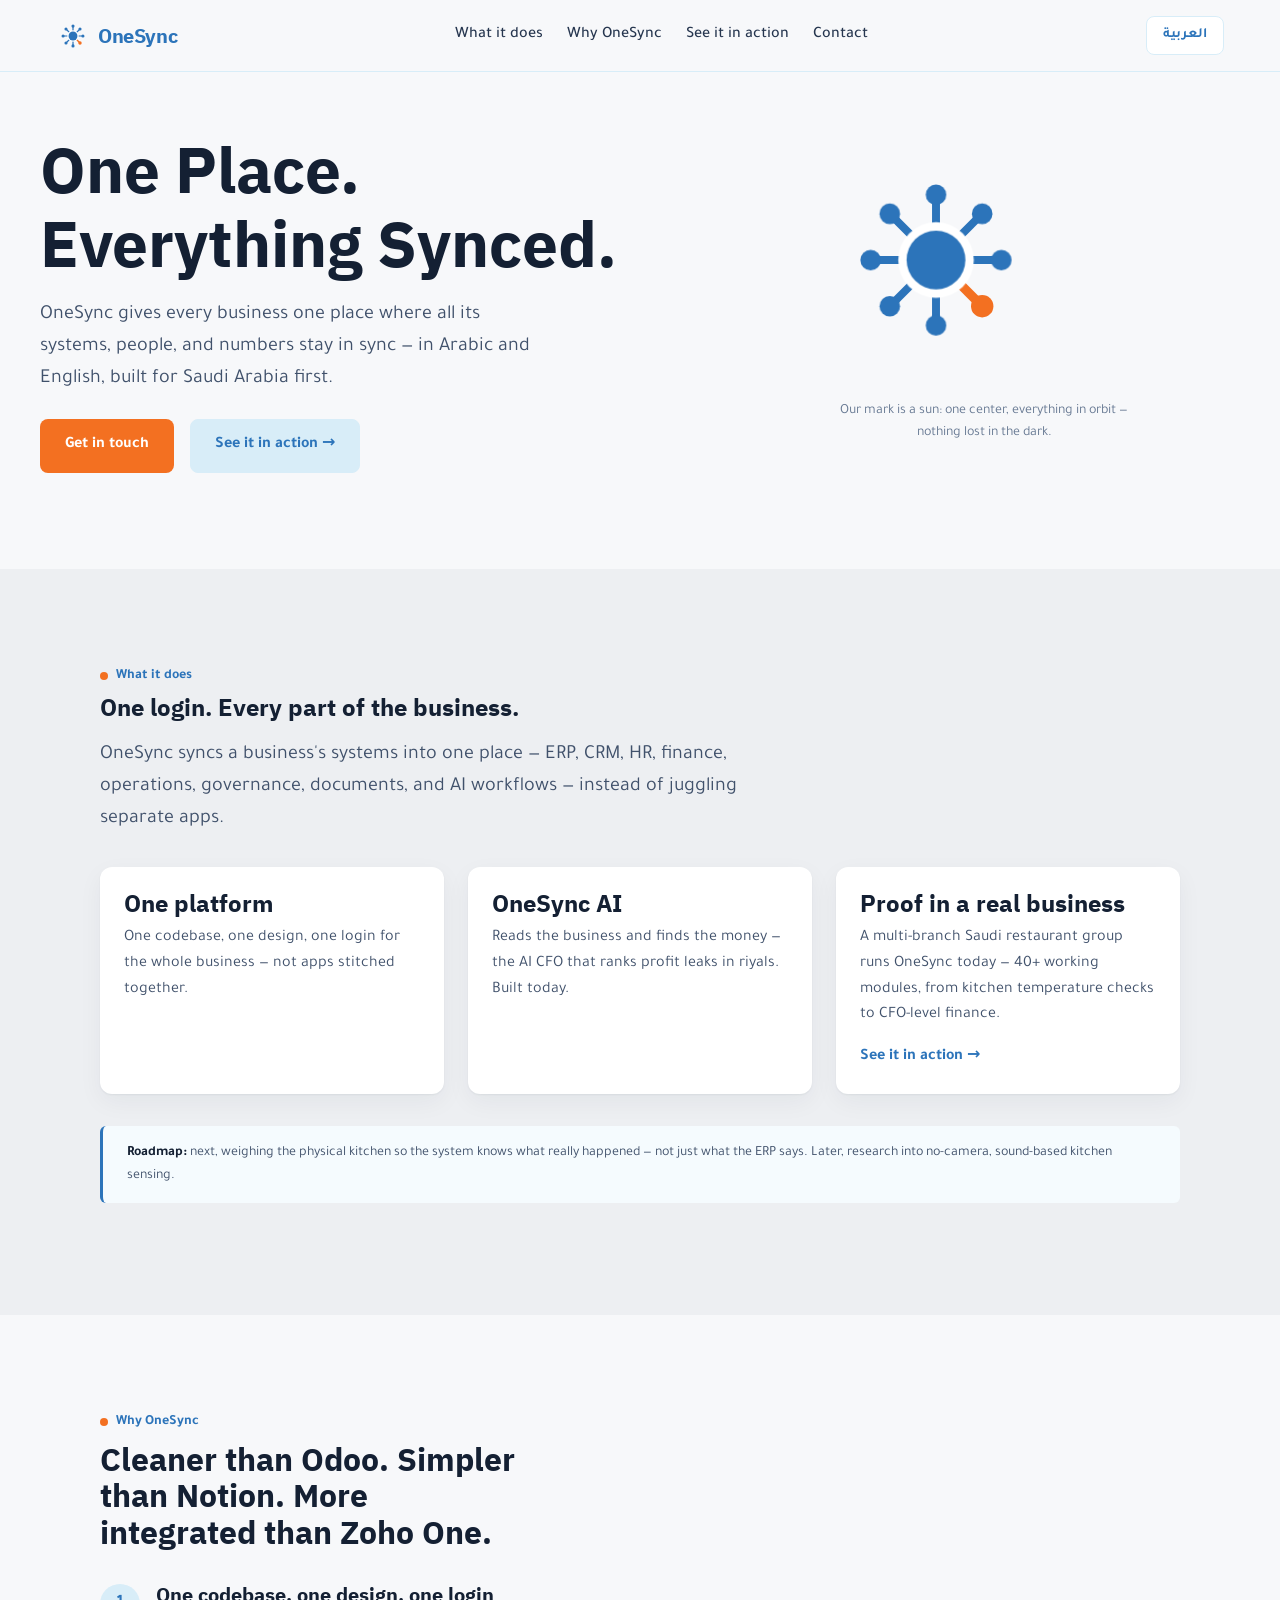
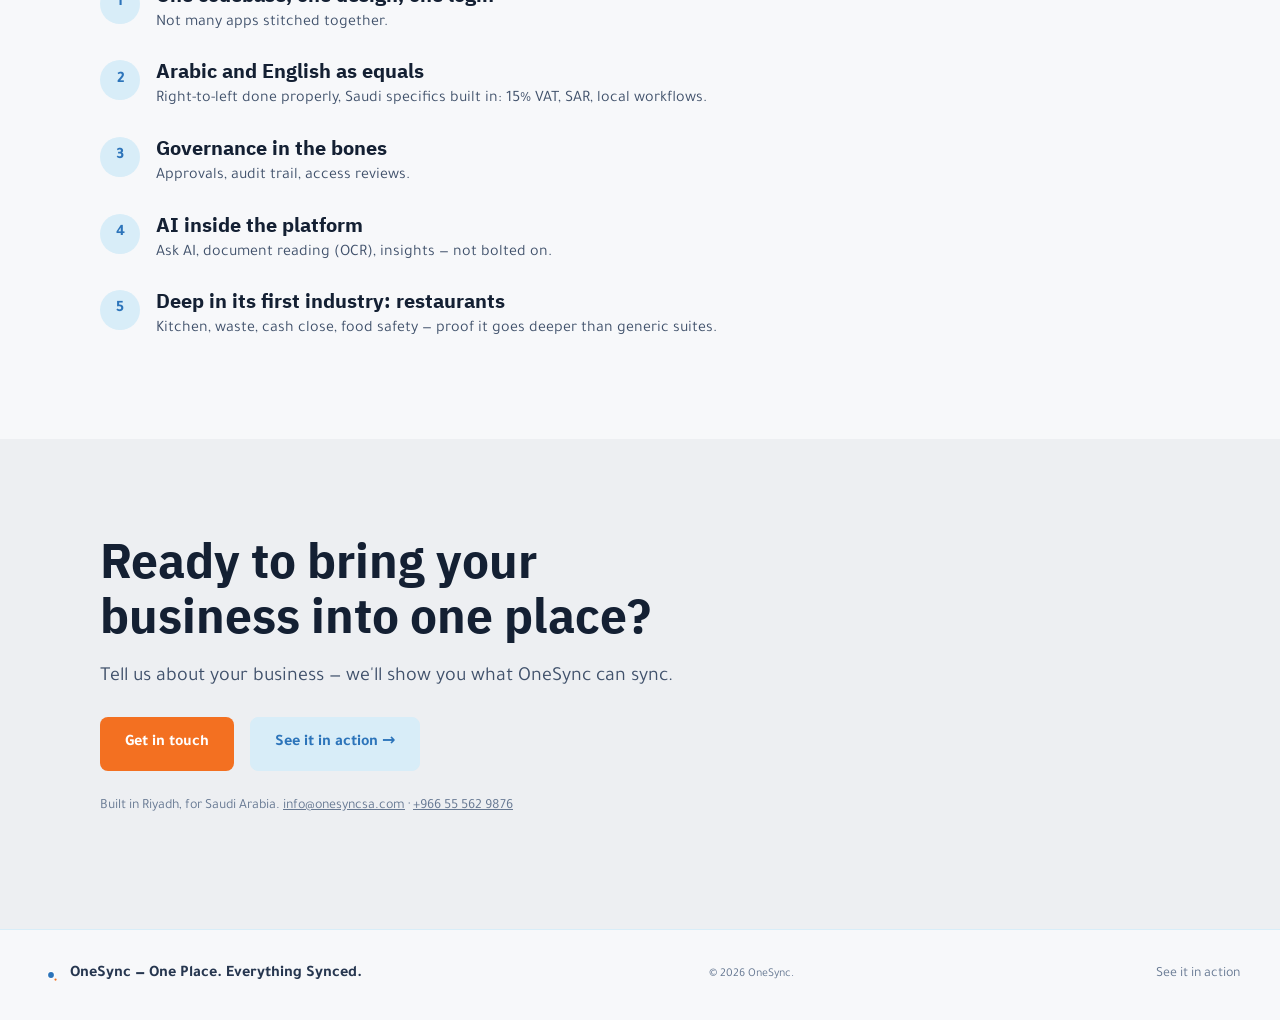
<file: index.html>
<!doctype html>
<html lang="en" dir="ltr">
<head>
<meta charset="utf-8">
<meta name="viewport" content="width=device-width, initial-scale=1">
<title>OneSync — One Place. Everything Synced.</title>
<meta name="description" content="OneSync gives every business one place where all its systems, people, and numbers stay in sync — in Arabic and English, built for Saudi Arabia first.">
<meta name="theme-color" content="#2C74BA">
<link rel="icon" type="image/svg+xml" href="data:image/svg+xml,%3Csvg xmlns='http://www.w3.org/2000/svg' viewBox='0 0 96 96'%3E%3Ccircle cx='48' cy='48' r='46' fill='%232C74BA'/%3E%3Ccircle cx='48' cy='48' r='17' fill='%23fff'/%3E%3Ccircle cx='48' cy='48' r='13' fill='%232C74BA'/%3E%3Ccircle cx='67.8' cy='67.8' r='6.5' fill='%23F37021'/%3E%3C/svg%3E">
<meta property="og:title" content="OneSync — One Place. Everything Synced.">
<meta property="og:description" content="One place where all of a business's systems, people, and numbers stay in sync — in Arabic and English, built for Saudi Arabia first.">
<meta property="og:image" content="https://onesyncsa.com/brand/og-image.png">
<meta property="og:image:width" content="1200">
<meta property="og:image:height" content="630">
<meta property="og:image:type" content="image/png">
<meta name="twitter:card" content="summary_large_image">
<meta name="twitter:image" content="https://onesyncsa.com/brand/og-image.png">
<meta property="og:url" content="https://onesyncsa.com/">
<meta property="og:type" content="website">
<link rel="preconnect" href="https://fonts.googleapis.com">
<link rel="preconnect" href="https://fonts.gstatic.com" crossorigin>
<link href="https://fonts.googleapis.com/css2?family=IBM+Plex+Sans+Arabic:wght@400;500;600;700&family=Tajawal:wght@400;500;700&display=swap" rel="stylesheet">
<style>
  /* ============================================================
     OneSync Design Tokens — copied from brand_atomic_system/agent/
     visual/colors_and_type.css (current production source of truth,
     2026-08-11 guideline + 2026-08-21 font-pair update). Inlined here
     because this page is self-contained by design.
     ============================================================ */
  :root {
    --color-primary: #2C74BA;
    --color-primary-hover: #235C95;
    --color-action: #F37021;
    --color-action-hover: #B9470A;

    --color-text-primary: #142033;
    --color-text-secondary: #26364f;
    --color-text-support: #40516b;
    --color-text-muted: #667892;

    --color-bg-card: #ffffff;
    --color-bg: #F7F8FA;
    --color-bg-app: #EDEFF2;
    --tint-1: #D8EDF8;
    --tint-2: #E8F3F9;
    --tint-3: #F5FBFE;

    /* Headings/display use IBM Plex Sans Arabic per the current fonts.yaml
       ("Headings, display and Arabic"); body uses Tajawal. Both carry Latin
       and Arabic glyphs, so one pair serves both languages equally. */
    --font-display: "IBM Plex Sans Arabic", system-ui, -apple-system, sans-serif;
    --font-body: "Tajawal", system-ui, -apple-system, sans-serif;

    /* Type scale (px): 12, 14, 16, 20, 24, 32, 48, 64 — no sizes outside this scale. */
    --text-xs: 12px;
    --text-sm: 14px;
    --text-base: 16px;
    --text-lg: 20px;
    --text-xl: 24px;
    --text-2xl: 32px;
    --text-3xl: 48px;
    --text-4xl: 64px;

    --space-1: 8px;
    --space-2: 16px;
    --space-3: 24px;
    --space-4: 32px;
    --space-5: 48px;
    --space-6: 64px;
    --space-7: 96px;

    --radius-sm: 6px;
    --radius-md: 8px;
    --radius-lg: 12px;

    /* Motion tokens — brand_atomic_system/agent/visual/motion/motion.css */
    --motion-quick: 150ms;
    --motion-standard: 200ms;
    --motion-intro: 600ms;
    --ease-standard: cubic-bezier(0.2, 0, 0, 1);
    --ease-enter: cubic-bezier(0, 0, 0.2, 1);
  }

  @media (prefers-reduced-motion: reduce) {
    :root { --motion-quick: 0ms; --motion-standard: 0ms; --motion-intro: 0ms; }
  }

  * { box-sizing: border-box; }
  html { scroll-behavior: smooth; }
  @media (prefers-reduced-motion: reduce) { html { scroll-behavior: auto; } }

  body {
    margin: 0;
    background: var(--color-bg);
    color: var(--color-text-primary);
    font-family: var(--font-body);
    font-size: var(--text-base);
    line-height: 1.6;
    -webkit-font-smoothing: antialiased;
  }

  h1, h2, h3 { font-family: var(--font-display); font-weight: 700; line-height: 1.15; margin: 0 0 var(--space-2); color: var(--color-text-primary); }
  p { margin: 0 0 var(--space-2); color: var(--color-text-support); }
  a { color: var(--color-primary); }

  img, svg { max-width: 100%; }

  .skip-link {
    position: absolute; left: -9999px; top: 0; z-index: 1000;
    background: var(--color-primary); color: #fff; padding: var(--space-1) var(--space-2);
    border-radius: 0 0 var(--radius-sm) 0;
  }
  .skip-link:focus { left: 0; }

  :focus-visible { outline: 2px solid var(--color-primary); outline-offset: 2px; }

  /* ---------- Language blocks ---------- */
  .lang-ar { display: none; font-family: var(--font-body); }
  body[data-lang="ar"] .lang-en { display: none; }
  body[data-lang="ar"] .lang-ar { display: block; }
  .lang-ar h1, .lang-ar h2, .lang-ar h3 { font-family: var(--font-display); }

  /* ---------- Layout helpers ---------- */
  .section { padding: var(--space-7) var(--space-2); }
  .band { background: var(--color-bg-app); }
  .section-inner { max-width: 1080px; margin: 0 auto; }
  .eyebrow {
    display: inline-flex; align-items: center; gap: var(--space-1);
    color: var(--color-primary); font-weight: 600; font-size: var(--text-sm);
    margin: 0 0 var(--space-1);
  }
  .eyebrow::before { content: ""; width: 8px; height: 8px; border-radius: 999px; background: var(--color-action); flex: none; }
  .lang-ar .eyebrow::before { order: 2; }

  /* ---------- Header ---------- */
  .site-header {
    position: sticky; top: 0; z-index: 100;
    background: rgba(247, 248, 250, 0.92); backdrop-filter: blur(8px);
    border-bottom: 1px solid var(--tint-1);
  }
  .header-inner {
    max-width: 1200px; margin: 0 auto; padding: var(--space-2);
    display: flex; align-items: center; justify-content: space-between; gap: var(--space-3);
  }
  .logo-lockup { display: flex; align-items: center; gap: var(--space-1); text-decoration: none; flex: none; }
  .logo-lockup .mark { width: 34px; height: 34px; }
  .logo-lockup .wordmark {
    font-family: var(--font-display); font-weight: 700; font-size: var(--text-lg);
    color: var(--color-primary); letter-spacing: -0.02em;
  }
  .primary-nav { display: flex; gap: var(--space-3); flex: 1; justify-content: center; }
  .primary-nav a { color: var(--color-text-secondary); text-decoration: none; font-weight: 500; font-size: var(--text-base); }
  .primary-nav a:hover { color: var(--color-primary); }
  .header-actions { flex: none; }

  .lang-toggle {
    font-family: var(--font-body); font-weight: 600; font-size: var(--text-sm);
    background: #fff; color: var(--color-primary); border: 1px solid var(--tint-1);
    border-radius: var(--radius-md); padding: 10px 16px; cursor: pointer;
    transition: background var(--motion-quick) var(--ease-standard), border-color var(--motion-quick) var(--ease-standard);
  }
  .lang-toggle:hover { background: var(--tint-3); border-color: var(--color-primary); }

  @media (max-width: 760px) {
    .primary-nav { display: none; }
  }

  /* ---------- Buttons ---------- */
  .btn {
    display: inline-flex; align-items: center; justify-content: center; gap: 8px;
    font-family: var(--font-body); font-weight: 600; font-size: var(--text-base);
    padding: 13px 24px; border-radius: var(--radius-md); text-decoration: none;
    border: 1px solid transparent; cursor: pointer;
    transition: background var(--motion-quick) var(--ease-standard), border-color var(--motion-quick) var(--ease-standard), color var(--motion-quick) var(--ease-standard);
  }
  .btn-action { background: var(--color-action); color: #fff; }
  .btn-action:hover { background: var(--color-action-hover); }
  .btn-quiet { background: var(--tint-1); color: var(--color-primary); border-color: var(--tint-1); }
  .btn-quiet:hover { background: #fff; border-color: var(--color-primary); }
  .cta-row { display: flex; flex-wrap: wrap; gap: var(--space-2); margin-top: var(--space-3); }

  /* ---------- Hero ---------- */
  .hero { padding: var(--space-6) var(--space-2) var(--space-7); }
  .hero-inner {
    max-width: 1200px; margin: 0 auto; display: grid; grid-template-columns: 1.1fr 0.9fr;
    gap: var(--space-6); align-items: center;
  }
  .hero h1 { font-size: var(--text-4xl); }
  .hero .lead { font-size: var(--text-lg); color: var(--color-text-support); max-width: 46ch; }
  .hero-visual { display: flex; justify-content: center; }
  .hero-mark { width: min(70%, 320px); height: auto; }
  .mark-caption { margin-top: var(--space-2); font-size: var(--text-sm); color: var(--color-text-muted); text-align: center; max-width: 320px; }

  @media (max-width: 900px) {
    .hero-inner { grid-template-columns: 1fr; }
    .hero-visual { order: -1; }
    .hero-mark { width: 180px; }
    .hero h1 { font-size: var(--text-3xl); }
  }

  /* Sun-mark intro animation — the ONE decorative animation, per motion.json,
     played once on load: rays draw out, dots settle into orbit. */
  .hero-mark .ray { stroke-dasharray: 40; stroke-dashoffset: 40; animation: ray-out var(--motion-intro) var(--ease-enter) forwards; }
  .hero-mark .ray-action { animation-delay: 80ms; }
  .hero-mark .dot { opacity: 0; transform-box: fill-box; transform-origin: center; transform: scale(.3); animation: dot-in var(--motion-intro) var(--ease-enter) forwards; }
  .hero-mark .dot:nth-of-type(1) { animation-delay: 260ms; }
  .hero-mark .dot:nth-of-type(2) { animation-delay: 310ms; }
  .hero-mark .dot:nth-of-type(3) { animation-delay: 360ms; }
  .hero-mark .dot:nth-of-type(4) { animation-delay: 410ms; }
  .hero-mark .dot:nth-of-type(5) { animation-delay: 460ms; }
  .hero-mark .dot:nth-of-type(6) { animation-delay: 510ms; }
  .hero-mark .dot:nth-of-type(7) { animation-delay: 560ms; }
  .hero-mark .core-outer { opacity: 0; transform-box: fill-box; transform-origin: center; transform: scale(.4); animation: core-in var(--motion-intro) var(--ease-enter) 120ms forwards; }
  .hero-mark .core-inner { opacity: 0; transform-box: fill-box; transform-origin: center; transform: scale(.4); animation: core-in var(--motion-intro) var(--ease-enter) 180ms forwards; }
  @keyframes ray-out { to { stroke-dashoffset: 0; } }
  @keyframes dot-in { to { opacity: 1; transform: scale(1); } }
  @keyframes core-in { to { opacity: 1; transform: scale(1); } }
  @media (prefers-reduced-motion: reduce) {
    .hero-mark .ray, .hero-mark .dot, .hero-mark .core-outer, .hero-mark .core-inner {
      animation: none !important; opacity: 1 !important; stroke-dashoffset: 0 !important; transform: none !important;
    }
  }

  /* ---------- Card grid ---------- */
  .card-grid { display: grid; grid-template-columns: repeat(3, 1fr); gap: var(--space-3); margin-top: var(--space-4); }
  @media (max-width: 900px) { .card-grid { grid-template-columns: 1fr; } }
  .card {
    background: var(--color-bg-card); border-radius: var(--radius-lg); padding: var(--space-3);
    box-shadow: 0 1px 2px rgba(20,32,51,.06), 0 8px 24px rgba(20,32,51,.05);
    display: flex; flex-direction: column;
  }
  .card h3 { font-size: var(--text-xl); margin-bottom: var(--space-1); }
  .card p { margin-bottom: var(--space-2); }
  .card .card-link { font-weight: 600; text-decoration: none; margin-top: auto; }
  .card .card-link:hover { text-decoration: underline; }

  .roadmap-note {
    margin-top: var(--space-4); padding: var(--space-2) var(--space-3);
    background: var(--tint-3); border-inline-start: 3px solid var(--color-primary);
    border-radius: var(--radius-sm); color: var(--color-text-support); font-size: var(--text-sm);
  }
  .roadmap-note strong { color: var(--color-text-primary); }

  /* ---------- Differentiation ---------- */
  .diff-list { list-style: none; margin: var(--space-4) 0 0; padding: 0; display: grid; gap: var(--space-3); }
  .diff-list li { display: grid; grid-template-columns: 40px 1fr; gap: var(--space-2); align-items: start; }
  .diff-num {
    width: 40px; height: 40px; border-radius: 999px; background: var(--tint-1); color: var(--color-primary);
    display: flex; align-items: center; justify-content: center; font-weight: 700; font-size: var(--text-base);
  }
  .diff-list h3 { font-size: var(--text-lg); margin-bottom: 4px; }
  .diff-list p { margin-bottom: 0; }
  .position-line {
    font-size: var(--text-2xl); max-width: 22ch;
  }
  [dir="ltr"] span.embed, [lang="ar"] span.embed { unicode-bidi: isolate; }

  /* ---------- Contact ---------- */
  .cta-section h2 { font-size: var(--text-3xl); max-width: 20ch; }
  .contact-meta { margin-top: var(--space-3); font-size: var(--text-sm); color: var(--color-text-muted); }
  .contact-meta a { color: var(--color-text-muted); text-decoration: underline; }

  /* ---------- Footer ---------- */
  .site-footer { border-top: 1px solid var(--tint-1); padding: var(--space-4) var(--space-2); }
  .footer-inner {
    max-width: 1200px; margin: 0 auto; display: flex; flex-wrap: wrap;
    align-items: center; justify-content: space-between; gap: var(--space-2);
  }
  .footer-brand { display: flex; align-items: center; gap: var(--space-1); font-weight: 600; color: var(--color-text-secondary); }
  .footer-brand .mark { width: 22px; height: 22px; }
  .footer-meta { font-size: var(--text-xs); color: var(--color-text-muted); margin: 0; }
  .footer-links a { color: var(--color-text-muted); font-size: var(--text-sm); text-decoration: none; margin-inline-start: var(--space-2); }
  .footer-links a:hover { color: var(--color-primary); }
</style>
</head>
<body data-lang="en">
<a class="skip-link" href="#main">Skip to content</a>

<header class="site-header">
  <div class="header-inner">
    <a class="logo-lockup" href="#top" aria-label="OneSync — home">
      <svg class="mark" viewBox="0 0 96 96" role="img" aria-hidden="true">
        <g stroke="#2C74BA" stroke-width="3.4" fill="none">
          <path d="M48 48V20M48 48l19.8-19.8M48 48h28M48 48v28M48 48L28.2 67.8M48 48H20M48 48L28.2 28.2"></path>
        </g>
        <path d="M48 48l19.8 19.8" stroke="#F37021" stroke-width="4" fill="none"></path>
        <circle cx="48" cy="48" r="16.2" fill="#ffffff"></circle>
        <circle cx="48" cy="48" r="12.6" fill="#2C74BA"></circle>
        <g fill="#2C74BA">
          <circle cx="48" cy="20" r="4.4"></circle>
          <circle cx="67.8" cy="28.2" r="4.4"></circle>
          <circle cx="76" cy="48" r="4.4"></circle>
          <circle cx="48" cy="76" r="4.4"></circle>
          <circle cx="28.2" cy="67.8" r="4.4"></circle>
          <circle cx="20" cy="48" r="4.4"></circle>
          <circle cx="28.2" cy="28.2" r="4.4"></circle>
        </g>
        <circle cx="67.8" cy="67.8" r="4.8" fill="#F37021"></circle>
      </svg>
      <!-- Name rule (positioning.md): Latin "OneSync" stays in logos/headers in
           Arabic contexts too — Arabic wordmark ون سينك is used in body copy only. -->
      <span class="wordmark">OneSync</span>
    </a>

    <nav class="primary-nav" aria-label="Primary">
      <span class="lang-en"><a href="#offerings">What it does</a></span>
      <span class="lang-ar" dir="rtl" lang="ar"><a href="#offerings">ما نقدّمه</a></span>
      <span class="lang-en"><a href="#differentiation">Why OneSync</a></span>
      <span class="lang-ar" dir="rtl" lang="ar"><a href="#differentiation">لماذا ون سينك</a></span>
      <span class="lang-en"><a href="demo.html">See it in action</a></span>
      <span class="lang-ar" dir="rtl" lang="ar"><a href="demo.html">شاهدها عمليًا</a></span>
      <span class="lang-en"><a href="#contact">Contact</a></span>
      <span class="lang-ar" dir="rtl" lang="ar"><a href="#contact">تواصل معنا</a></span>
    </nav>

    <div class="header-actions">
      <button id="langToggle" class="lang-toggle" type="button" aria-pressed="false">العربية</button>
    </div>
  </div>
</header>

<main id="main">

  <!-- ============ HERO ============ -->
  <section id="top" class="hero">
    <div class="hero-inner">
      <div class="hero-copy">
        <div class="lang-en" lang="en">
          <h1>One Place. Everything Synced.</h1>
          <p class="lead">OneSync gives every business one place where all its systems, people, and numbers stay in sync — in Arabic and English, built for Saudi Arabia first.</p>
          <div class="cta-row">
            <a class="btn btn-action" href="#contact">Get in touch</a>
            <a class="btn btn-quiet" href="demo.html">See it in action →</a>
          </div>
        </div>
        <div class="lang-ar" lang="ar" dir="rtl">
          <h1>مكان واحد. كل شيء متزامن.</h1>
          <p class="lead">منصّة ون سينك تمنح كل شركة مكانًا واحدًا تبقى فيه جميع أنظمتها وأشخاصها وأرقامها متزامنة، بالعربية والإنجليزية، وهي مبنية لخدمة السعودية أولًا.</p>
          <div class="cta-row">
            <a class="btn btn-action" href="#contact">تواصل معنا</a>
            <a class="btn btn-quiet" href="demo.html">شاهدها عمليًا ←</a>
          </div>
        </div>
      </div>
      <div class="hero-visual">
        <div>
          <svg class="hero-mark" viewBox="0 0 96 96" role="img" aria-label="OneSync">
            <g stroke="#2C74BA" stroke-width="3.4" fill="none">
              <path class="ray" d="M48 48V20"></path>
              <path class="ray" d="M48 48l19.8-19.8"></path>
              <path class="ray" d="M48 48h28"></path>
              <path class="ray" d="M48 48v28"></path>
              <path class="ray" d="M48 48L28.2 67.8"></path>
              <path class="ray" d="M48 48H20"></path>
              <path class="ray" d="M48 48L28.2 28.2"></path>
            </g>
            <path class="ray ray-action" d="M48 48l19.8 19.8" stroke="#F37021" stroke-width="4" fill="none"></path>
            <circle class="core-outer" cx="48" cy="48" r="16.2" fill="#ffffff"></circle>
            <circle class="core-inner" cx="48" cy="48" r="12.6" fill="#2C74BA"></circle>
            <circle class="dot" cx="48" cy="20" r="4.4" fill="#2C74BA"></circle>
            <circle class="dot" cx="67.8" cy="28.2" r="4.4" fill="#2C74BA"></circle>
            <circle class="dot" cx="76" cy="48" r="4.4" fill="#2C74BA"></circle>
            <circle class="dot" cx="48" cy="76" r="4.4" fill="#2C74BA"></circle>
            <circle class="dot" cx="28.2" cy="67.8" r="4.4" fill="#2C74BA"></circle>
            <circle class="dot" cx="20" cy="48" r="4.4" fill="#2C74BA"></circle>
            <circle class="dot" cx="28.2" cy="28.2" r="4.4" fill="#2C74BA"></circle>
            <circle class="dot" cx="67.8" cy="67.8" r="4.8" fill="#F37021"></circle>
          </svg>
          <p class="mark-caption lang-en" lang="en">Our mark is a sun: one center, everything in orbit — nothing lost in the dark.</p>
          <p class="mark-caption lang-ar" lang="ar" dir="rtl">شعارنا شمس: مركز واحد يدور حوله كل شيء في مدار واحد، لا شيء يضيع في الظلام.</p>
        </div>
      </div>
    </div>
  </section>

  <!-- ============ OFFERINGS ============ -->
  <section id="offerings" class="section band">
    <div class="section-inner">
      <div class="lang-en" lang="en">
        <p class="eyebrow">What it does</p>
        <h2>One login. Every part of the business.</h2>
        <p class="lead" style="font-size:var(--text-lg); max-width:60ch;">OneSync syncs a business's systems into one place — ERP, CRM, HR, finance, operations, governance, documents, and AI workflows — instead of juggling separate apps.</p>

        <div class="card-grid">
          <article class="card">
            <h3>One platform</h3>
            <p>One codebase, one design, one login for the whole business — not apps stitched together.</p>
          </article>
          <article class="card">
            <h3>OneSync AI</h3>
            <p>Reads the business and finds the money — the AI CFO that ranks profit leaks in riyals. Built today.</p>
          </article>
          <article class="card">
            <h3>Proof in a real business</h3>
            <p>A multi-branch Saudi restaurant group runs OneSync today — 40+ working modules, from kitchen temperature checks to CFO-level finance.</p>
            <a class="card-link" href="demo.html">See it in action →</a>
          </article>
        </div>

        <p class="roadmap-note"><strong>Roadmap:</strong> next, weighing the physical kitchen so the system knows what really happened — not just what the ERP says. Later, research into no-camera, sound-based kitchen sensing.</p>
      </div>

      <div class="lang-ar" lang="ar" dir="rtl">
        <p class="eyebrow">ماذا نقدّم</p>
        <h2>تسجيل دخول واحد. كل جزء من عملك.</h2>
        <p class="lead" style="font-size:var(--text-lg); max-width:60ch;">تُزامن ون سينك كل أنظمة شركتك في مكان واحد: تخطيط الموارد (ERP)، إدارة العملاء (CRM)، الموارد البشرية، المالية، العمليات، الحوكمة، المستندات، ومهام الذكاء الاصطناعي، بدل التنقّل بين تطبيقات متفرقة.</p>

        <div class="card-grid">
          <article class="card">
            <h3>منصّة واحدة</h3>
            <p>كود واحد، وتصميم واحد، وتسجيل دخول واحد لكل الشركة، لا تطبيقات مبعثرة ومُلصقة ببعضها.</p>
          </article>
          <article class="card">
            <h3><span class="embed" dir="ltr">OneSync AI</span></h3>
            <p>يقرأ بيانات العمل ويكتشف مواضع الربح الضائع؛ المدير المالي الذكي الذي يرتّب تسريبات الهامش بالريال. متاح اليوم.</p>
          </article>
          <article class="card">
            <h3>دليل من عمل حقيقي</h3>
            <p>مجموعة مطاعم سعودية متعددة الفروع تعمل على ون سينك اليوم: أكثر من 40 وحدة عاملة، من فحوصات حرارة المطبخ حتى المالية على مستوى المدير المالي.</p>
            <a class="card-link" href="demo.html">شاهدها عمليًا ←</a>
          </article>
        </div>

        <p class="roadmap-note"><strong>خارطة الطريق:</strong> القادم هو قياس وزن ما يحدث فعليًا في المطبخ ليعرف النظام ما حدث بالضبط، لا ما يقوله نظام تخطيط الموارد فقط. لاحقًا: أبحاث في استشعار المطبخ عبر الصوت دون كاميرات.</p>
      </div>
    </div>
  </section>

  <!-- ============ DIFFERENTIATION ============ -->
  <section id="differentiation" class="section">
    <div class="section-inner">
      <div class="lang-en" lang="en">
        <p class="eyebrow">Why OneSync</p>
        <h2 class="position-line">Cleaner than Odoo. Simpler than Notion. More integrated than Zoho One.</h2>

        <ol class="diff-list">
          <li><span class="diff-num">1</span><div><h3>One codebase, one design, one login</h3><p>Not many apps stitched together.</p></div></li>
          <li><span class="diff-num">2</span><div><h3>Arabic and English as equals</h3><p>Right-to-left done properly, Saudi specifics built in: 15% VAT, SAR, local workflows.</p></div></li>
          <li><span class="diff-num">3</span><div><h3>Governance in the bones</h3><p>Approvals, audit trail, access reviews.</p></div></li>
          <li><span class="diff-num">4</span><div><h3>AI inside the platform</h3><p>Ask AI, document reading (OCR), insights — not bolted on.</p></div></li>
          <li><span class="diff-num">5</span><div><h3>Deep in its first industry: restaurants</h3><p>Kitchen, waste, cash close, food safety — proof it goes deeper than generic suites.</p></div></li>
        </ol>
      </div>

      <div class="lang-ar" lang="ar" dir="rtl">
        <p class="eyebrow">لماذا ون سينك</p>
        <h2 class="position-line">أنظف من <span class="embed" dir="ltr">Odoo</span>، أبسط من <span class="embed" dir="ltr">Notion</span>، وأكثر تكاملًا من <span class="embed" dir="ltr">Zoho One</span>.</h2>

        <ol class="diff-list">
          <li><span class="diff-num">1</span><div><h3>كود واحد، تصميم واحد، تسجيل دخول واحد</h3><p>لا تطبيقات متعددة مُلصقة ببعضها.</p></div></li>
          <li><span class="diff-num">2</span><div><h3>العربية والإنجليزية بمستوى واحد</h3><p>دعم صحيح وكامل للكتابة من اليمين إلى اليسار، وخصائص سعودية مدمجة: ضريبة القيمة المضافة 15%، الريال السعودي، وطرق العمل المحلية.</p></div></li>
          <li><span class="diff-num">3</span><div><h3>الحوكمة جزء من بنية النظام</h3><p>الاعتمادات، وسجل التدقيق، ومراجعات الصلاحيات.</p></div></li>
          <li><span class="diff-num">4</span><div><h3>الذكاء الاصطناعي داخل المنصّة</h3><p>اسأل الذكاء الاصطناعي، وقراءة المستندات (OCR)، والرؤى التحليلية؛ لا إضافة خارجية.</p></div></li>
          <li><span class="diff-num">5</span><div><h3>عمق حقيقي في أول قطاع: المطاعم</h3><p>المطبخ، والهدر، وإقفال الصندوق، وسلامة الغذاء؛ دليل أنها أعمق من الأنظمة العامة.</p></div></li>
        </ol>
      </div>
    </div>
  </section>

  <!-- ============ CONTACT / CTA ============ -->
  <section id="contact" class="section band cta-section">
    <div class="section-inner">
      <div class="lang-en" lang="en">
        <h2>Ready to bring your business into one place?</h2>
        <p class="lead" style="font-size:var(--text-lg);">Tell us about your business — we'll show you what OneSync can sync.</p>
        <div class="cta-row">
          <a class="btn btn-action" href="mailto:info@onesyncsa.com">Get in touch</a>
          <a class="btn btn-quiet" href="demo.html">See it in action →</a>
        </div>
        <p class="contact-meta">Built in Riyadh, for Saudi Arabia. <a href="mailto:info@onesyncsa.com">info@onesyncsa.com</a> &middot; <a href="tel:+966555629876">+966 55 562 9876</a></p>
      </div>
      <div class="lang-ar" lang="ar" dir="rtl">
        <h2>جاهز لجمع عملك في مكان واحد؟</h2>
        <p class="lead" style="font-size:var(--text-lg);">أخبرنا عن عملك، وسنريك ما الذي يمكن لون سينك أن يُزامنه.</p>
        <div class="cta-row">
          <a class="btn btn-action" href="mailto:info@onesyncsa.com">تواصل معنا</a>
          <a class="btn btn-quiet" href="demo.html">شاهدها عمليًا ←</a>
        </div>
        <p class="contact-meta">بُنيت في الرياض، للسعودية. <a href="mailto:info@onesyncsa.com" dir="ltr">info@onesyncsa.com</a> &middot; <a href="tel:+966555629876" dir="ltr">+966 55 562 9876</a></p>
      </div>
    </div>
  </section>

</main>

<footer class="site-footer">
  <div class="footer-inner">
    <div class="footer-brand">
      <svg class="mark" viewBox="0 0 96 96" role="img" aria-hidden="true">
        <circle cx="48" cy="48" r="16.2" fill="#ffffff"></circle>
        <circle cx="48" cy="48" r="12.6" fill="#2C74BA"></circle>
        <circle cx="67.8" cy="67.8" r="4.8" fill="#F37021"></circle>
      </svg>
      <span class="lang-en" lang="en">OneSync — One Place. Everything Synced.</span>
      <span class="lang-ar" lang="ar" dir="rtl">ون سينك — مكان واحد. كل شيء متزامن.</span>
    </div>
    <p class="footer-meta lang-en" lang="en">© 2026 OneSync.</p>
    <p class="footer-meta lang-ar" lang="ar" dir="rtl">© 2026 ون سينك (<span class="embed" dir="ltr">OneSync</span>).</p>
    <div class="footer-links">
      <a href="demo.html" class="lang-en" lang="en">See it in action</a>
      <a href="demo.html" class="lang-ar" lang="ar" dir="rtl">شاهدها عمليًا</a>
    </div>
  </div>
</footer>

<script>
  (function () {
    var body = document.body;
    var root = document.documentElement;
    var btn = document.getElementById('langToggle');

    function setLang(lang) {
      body.setAttribute('data-lang', lang);
      if (lang === 'ar') {
        root.setAttribute('lang', 'ar');
        root.setAttribute('dir', 'rtl');
        btn.textContent = 'English';
        btn.setAttribute('aria-pressed', 'true');
      } else {
        root.setAttribute('lang', 'en');
        root.setAttribute('dir', 'ltr');
        btn.textContent = 'العربية';
        btn.setAttribute('aria-pressed', 'false');
      }
    }

    btn.addEventListener('click', function () {
      var current = body.getAttribute('data-lang') || 'en';
      setLang(current === 'en' ? 'ar' : 'en');
    });
  })();
</script>
</body>
</html>
</file>
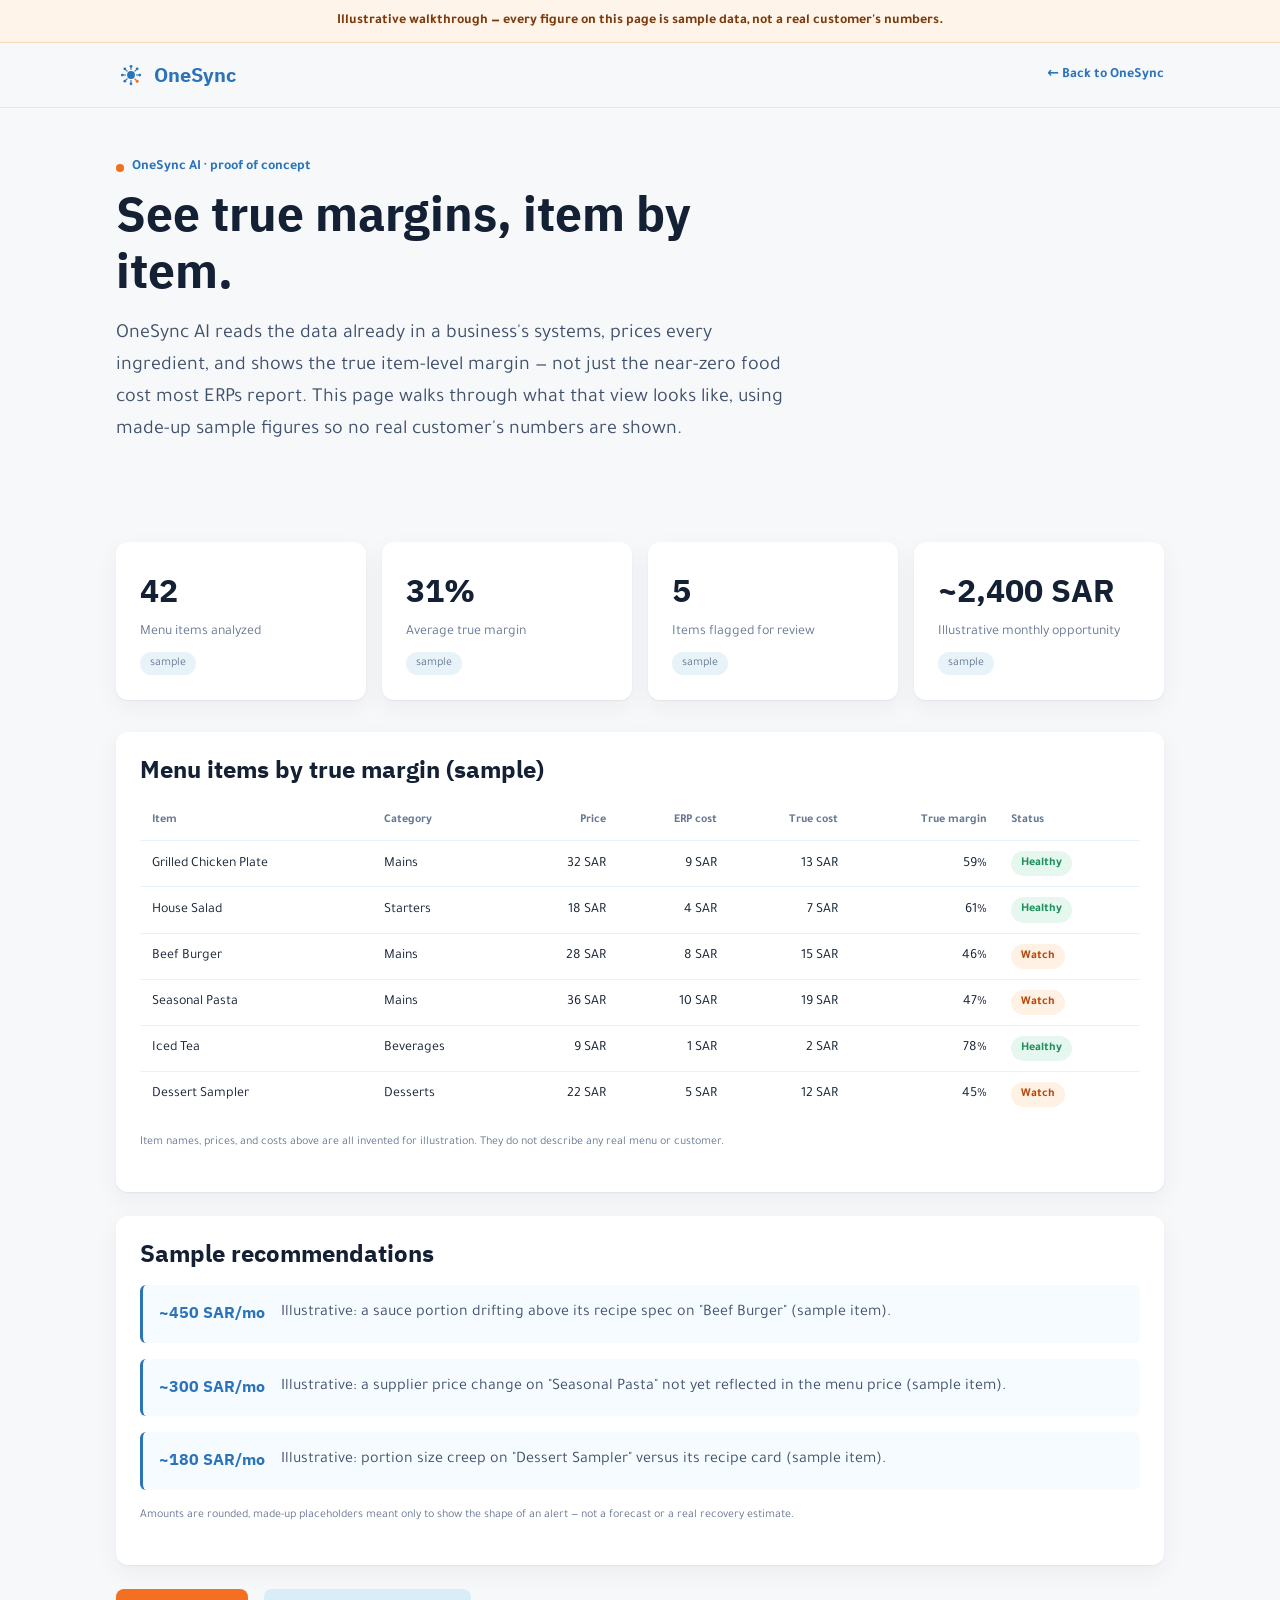
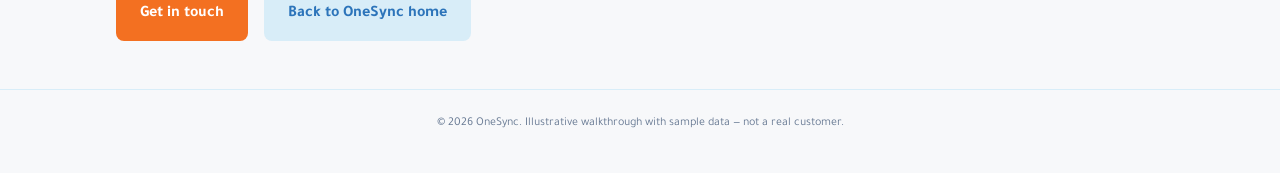
<file: demo.html>
<!doctype html>
<html lang="en" dir="ltr">
<head>
<meta charset="utf-8">
<meta name="viewport" content="width=device-width, initial-scale=1">
<title>OneSync AI — Margin Intelligence Walkthrough (Sample Data)</title>
<meta name="description" content="An illustrative walkthrough of OneSync AI's margin-intelligence view, using sample data only.">
<meta name="theme-color" content="#2C74BA">
<meta property="og:image" content="https://onesyncsa.com/brand/og-image.png">
<meta property="og:image:width" content="1200">
<meta property="og:image:height" content="630">
<meta property="og:image:type" content="image/png">
<meta name="twitter:card" content="summary_large_image">
<meta name="twitter:image" content="https://onesyncsa.com/brand/og-image.png">
<link rel="icon" type="image/svg+xml" href="data:image/svg+xml,%3Csvg xmlns='http://www.w3.org/2000/svg' viewBox='0 0 96 96'%3E%3Ccircle cx='48' cy='48' r='46' fill='%232C74BA'/%3E%3Ccircle cx='48' cy='48' r='17' fill='%23fff'/%3E%3Ccircle cx='48' cy='48' r='13' fill='%232C74BA'/%3E%3Ccircle cx='67.8' cy='67.8' r='6.5' fill='%23F37021'/%3E%3C/svg%3E">
<link rel="preconnect" href="https://fonts.googleapis.com">
<link rel="preconnect" href="https://fonts.gstatic.com" crossorigin>
<link href="https://fonts.googleapis.com/css2?family=IBM+Plex+Sans+Arabic:wght@400;500;600;700&family=Tajawal:wght@400;500;700&display=swap" rel="stylesheet">
<style>
  :root {
    --color-primary: #2C74BA;
    --color-primary-hover: #235C95;
    --color-action: #F37021;
    --color-action-hover: #B9470A;
    --color-text-primary: #142033;
    --color-text-secondary: #26364f;
    --color-text-support: #40516b;
    --color-text-muted: #667892;
    --color-bg-card: #ffffff;
    --color-bg: #F7F8FA;
    --color-bg-app: #EDEFF2;
    --tint-1: #D8EDF8;
    --tint-2: #E8F3F9;
    --tint-3: #F5FBFE;
    --font-display: "IBM Plex Sans Arabic", system-ui, -apple-system, sans-serif;
    --font-body: "Tajawal", system-ui, -apple-system, sans-serif;
    --text-xs: 12px; --text-sm: 14px; --text-base: 16px; --text-lg: 20px;
    --text-xl: 24px; --text-2xl: 32px; --text-3xl: 48px; --text-4xl: 64px;
    --space-1: 8px; --space-2: 16px; --space-3: 24px; --space-4: 32px; --space-5: 48px; --space-6: 64px;
    --radius-sm: 6px; --radius-md: 8px; --radius-lg: 12px;
    --success: #2BB673;
  }
  * { box-sizing: border-box; }
  body {
    margin: 0; background: var(--color-bg); color: var(--color-text-primary);
    font-family: var(--font-body); font-size: var(--text-base); line-height: 1.6;
    -webkit-font-smoothing: antialiased;
  }
  h1, h2, h3 { font-family: var(--font-display); font-weight: 700; line-height: 1.2; margin: 0 0 var(--space-2); }
  p { margin: 0 0 var(--space-2); color: var(--color-text-support); }
  a { color: var(--color-primary); }
  :focus-visible { outline: 2px solid var(--color-primary); outline-offset: 2px; }

  .skip-link { position: absolute; left: -9999px; top: 0; z-index: 1000; background: var(--color-primary); color: #fff; padding: var(--space-1) var(--space-2); border-radius: 0 0 var(--radius-sm) 0; }
  .skip-link:focus { left: 0; }

  .site-header {
    position: sticky; top: 0; z-index: 100; background: rgba(247,248,250,.94); backdrop-filter: blur(8px);
    border-bottom: 1px solid var(--tint-1);
  }
  .header-inner { max-width: 1080px; margin: 0 auto; padding: var(--space-2); display: flex; align-items: center; justify-content: space-between; gap: var(--space-2); }
  .logo-lockup { display: flex; align-items: center; gap: var(--space-1); text-decoration: none; }
  .logo-lockup .mark { width: 30px; height: 30px; }
  .logo-lockup .wordmark { font-family: var(--font-display); font-weight: 700; font-size: var(--text-lg); color: var(--color-primary); }
  .back-link { font-size: var(--text-sm); font-weight: 600; text-decoration: none; }

  .sample-banner {
    background: #FFF4E9; border-bottom: 1px solid #FBD9B8; color: #7A3B0E;
    padding: 10px var(--space-2); text-align: center; font-size: var(--text-sm); font-weight: 600;
  }
  .sample-banner strong { font-weight: 700; }

  .section { max-width: 1080px; margin: 0 auto; padding: var(--space-5) var(--space-2); }
  .intro h1 { font-size: var(--text-3xl); max-width: 20ch; }
  .intro .lead { font-size: var(--text-lg); max-width: 62ch; }
  .eyebrow { display: inline-flex; align-items: center; gap: var(--space-1); color: var(--color-primary); font-weight: 600; font-size: var(--text-sm); margin-bottom: var(--space-1); }
  .eyebrow::before { content: ""; width: 8px; height: 8px; border-radius: 999px; background: var(--color-action); }

  .kpi-row { display: grid; grid-template-columns: repeat(4, 1fr); gap: var(--space-2); margin: var(--space-4) 0; }
  @media (max-width: 800px) { .kpi-row { grid-template-columns: repeat(2, 1fr); } }
  .kpi { background: var(--color-bg-card); border-radius: var(--radius-lg); padding: var(--space-3); box-shadow: 0 1px 2px rgba(20,32,51,.06), 0 8px 24px rgba(20,32,51,.05); }
  .kpi .value { font-family: var(--font-display); font-size: var(--text-2xl); font-weight: 700; color: var(--color-text-primary); }
  .kpi .label { font-size: var(--text-sm); color: var(--color-text-muted); margin-top: 4px; }
  .kpi .tag { display: inline-block; margin-top: var(--space-1); font-size: var(--text-xs); color: var(--color-text-muted); background: var(--tint-2); border-radius: 999px; padding: 2px 10px; }

  .card { background: var(--color-bg-card); border-radius: var(--radius-lg); padding: var(--space-3); box-shadow: 0 1px 2px rgba(20,32,51,.06), 0 8px 24px rgba(20,32,51,.05); margin-bottom: var(--space-3); }
  .table-wrap { overflow-x: auto; }
  table { width: 100%; border-collapse: collapse; font-size: var(--text-sm); }
  th, td { text-align: left; padding: 10px 12px; border-bottom: 1px solid var(--tint-2); white-space: nowrap; }
  th { color: var(--color-text-muted); font-weight: 600; font-size: var(--text-xs); }
  td.num, th.num { text-align: right; font-variant-numeric: tabular-nums; }
  tr:last-child td { border-bottom: none; }
  .status { display: inline-block; padding: 3px 10px; border-radius: 999px; font-size: var(--text-xs); font-weight: 600; }
  .status.ok { background: #E5F7EE; color: #1C8F5A; }
  .status.watch { background: #FFF1E3; color: #B9470A; }

  .rec-list { display: grid; gap: var(--space-2); }
  .rec { display: flex; gap: var(--space-2); align-items: flex-start; padding: var(--space-2); background: var(--tint-3); border-inline-start: 3px solid var(--color-primary); border-radius: var(--radius-sm); }
  .rec .amount { font-family: var(--font-display); font-weight: 700; color: var(--color-primary); white-space: nowrap; }
  .rec p { margin: 0; }

  .btn { display: inline-flex; align-items: center; gap: 8px; font-weight: 600; font-size: var(--text-base); padding: 13px 24px; border-radius: var(--radius-md); text-decoration: none; }
  .btn-action { background: var(--color-action); color: #fff; }
  .btn-action:hover { background: var(--color-action-hover); }
  .btn-quiet { background: var(--tint-1); color: var(--color-primary); }
  .btn-quiet:hover { background: #fff; border: 1px solid var(--color-primary); }
  .cta-row { display: flex; flex-wrap: wrap; gap: var(--space-2); margin-top: var(--space-3); }

  .disclaimer-note { font-size: var(--text-xs); color: var(--color-text-muted); margin-top: var(--space-2); }

  .site-footer { border-top: 1px solid var(--tint-1); padding: var(--space-3) var(--space-2); text-align: center; }
  .footer-meta { font-size: var(--text-xs); color: var(--color-text-muted); }
</style>
</head>
<body>
<a class="skip-link" href="#main">Skip to content</a>

<div class="sample-banner">
  Illustrative walkthrough — every figure on this page is <strong>sample data</strong>, not a real customer's numbers.
</div>

<header class="site-header">
  <div class="header-inner">
    <a class="logo-lockup" href="index.html" aria-label="OneSync — home">
      <svg class="mark" viewBox="0 0 96 96" role="img" aria-hidden="true">
        <g stroke="#2C74BA" stroke-width="3.4" fill="none">
          <path d="M48 48V20M48 48l19.8-19.8M48 48h28M48 48v28M48 48L28.2 67.8M48 48H20M48 48L28.2 28.2"></path>
        </g>
        <path d="M48 48l19.8 19.8" stroke="#F37021" stroke-width="4" fill="none"></path>
        <circle cx="48" cy="48" r="16.2" fill="#ffffff"></circle>
        <circle cx="48" cy="48" r="12.6" fill="#2C74BA"></circle>
        <g fill="#2C74BA">
          <circle cx="48" cy="20" r="4.4"></circle><circle cx="67.8" cy="28.2" r="4.4"></circle>
          <circle cx="76" cy="48" r="4.4"></circle><circle cx="48" cy="76" r="4.4"></circle>
          <circle cx="28.2" cy="67.8" r="4.4"></circle><circle cx="20" cy="48" r="4.4"></circle>
          <circle cx="28.2" cy="28.2" r="4.4"></circle>
        </g>
        <circle cx="67.8" cy="67.8" r="4.8" fill="#F37021"></circle>
      </svg>
      <span class="wordmark">OneSync</span>
    </a>
    <a class="back-link" href="index.html">← Back to OneSync</a>
  </div>
</header>

<main id="main">
  <section class="section intro">
    <p class="eyebrow">OneSync AI · proof of concept</p>
    <h1>See true margins, item by item.</h1>
    <p class="lead">OneSync AI reads the data already in a business's systems, prices every ingredient, and shows the true item-level margin — not just the near-zero food cost most ERPs report. This page walks through what that view looks like, using made-up sample figures so no real customer's numbers are shown.</p>
  </section>

  <section class="section" style="padding-top:0">
    <div class="kpi-row">
      <div class="kpi"><div class="value">42</div><div class="label">Menu items analyzed</div><span class="tag">sample</span></div>
      <div class="kpi"><div class="value">31%</div><div class="label">Average true margin</div><span class="tag">sample</span></div>
      <div class="kpi"><div class="value">5</div><div class="label">Items flagged for review</div><span class="tag">sample</span></div>
      <div class="kpi"><div class="value">~2,400 SAR</div><div class="label">Illustrative monthly opportunity</div><span class="tag">sample</span></div>
    </div>

    <article class="card">
      <h2 style="font-size:var(--text-xl)">Menu items by true margin (sample)</h2>
      <div class="table-wrap">
        <table>
          <thead>
            <tr>
              <th>Item</th><th>Category</th><th class="num">Price</th>
              <th class="num">ERP cost</th><th class="num">True cost</th>
              <th class="num">True margin</th><th>Status</th>
            </tr>
          </thead>
          <tbody>
            <tr><td>Grilled Chicken Plate</td><td>Mains</td><td class="num">32 SAR</td><td class="num">9 SAR</td><td class="num">13 SAR</td><td class="num">59%</td><td><span class="status ok">Healthy</span></td></tr>
            <tr><td>House Salad</td><td>Starters</td><td class="num">18 SAR</td><td class="num">4 SAR</td><td class="num">7 SAR</td><td class="num">61%</td><td><span class="status ok">Healthy</span></td></tr>
            <tr><td>Beef Burger</td><td>Mains</td><td class="num">28 SAR</td><td class="num">8 SAR</td><td class="num">15 SAR</td><td class="num">46%</td><td><span class="status watch">Watch</span></td></tr>
            <tr><td>Seasonal Pasta</td><td>Mains</td><td class="num">36 SAR</td><td class="num">10 SAR</td><td class="num">19 SAR</td><td class="num">47%</td><td><span class="status watch">Watch</span></td></tr>
            <tr><td>Iced Tea</td><td>Beverages</td><td class="num">9 SAR</td><td class="num">1 SAR</td><td class="num">2 SAR</td><td class="num">78%</td><td><span class="status ok">Healthy</span></td></tr>
            <tr><td>Dessert Sampler</td><td>Desserts</td><td class="num">22 SAR</td><td class="num">5 SAR</td><td class="num">12 SAR</td><td class="num">45%</td><td><span class="status watch">Watch</span></td></tr>
          </tbody>
        </table>
      </div>
      <p class="disclaimer-note">Item names, prices, and costs above are all invented for illustration. They do not describe any real menu or customer.</p>
    </article>

    <article class="card">
      <h2 style="font-size:var(--text-xl)">Sample recommendations</h2>
      <div class="rec-list">
        <div class="rec"><span class="amount">~450 SAR/mo</span><p>Illustrative: a sauce portion drifting above its recipe spec on "Beef Burger" (sample item).</p></div>
        <div class="rec"><span class="amount">~300 SAR/mo</span><p>Illustrative: a supplier price change on "Seasonal Pasta" not yet reflected in the menu price (sample item).</p></div>
        <div class="rec"><span class="amount">~180 SAR/mo</span><p>Illustrative: portion size creep on "Dessert Sampler" versus its recipe card (sample item).</p></div>
      </div>
      <p class="disclaimer-note">Amounts are rounded, made-up placeholders meant only to show the shape of an alert — not a forecast or a real recovery estimate.</p>
    </article>

    <div class="cta-row">
      <a class="btn btn-action" href="index.html#contact">Get in touch</a>
      <a class="btn btn-quiet" href="index.html">Back to OneSync home</a>
    </div>
  </section>
</main>

<footer class="site-footer">
  <p class="footer-meta">© 2026 OneSync. Illustrative walkthrough with sample data — not a real customer.</p>
</footer>
</body>
</html>
</file>
